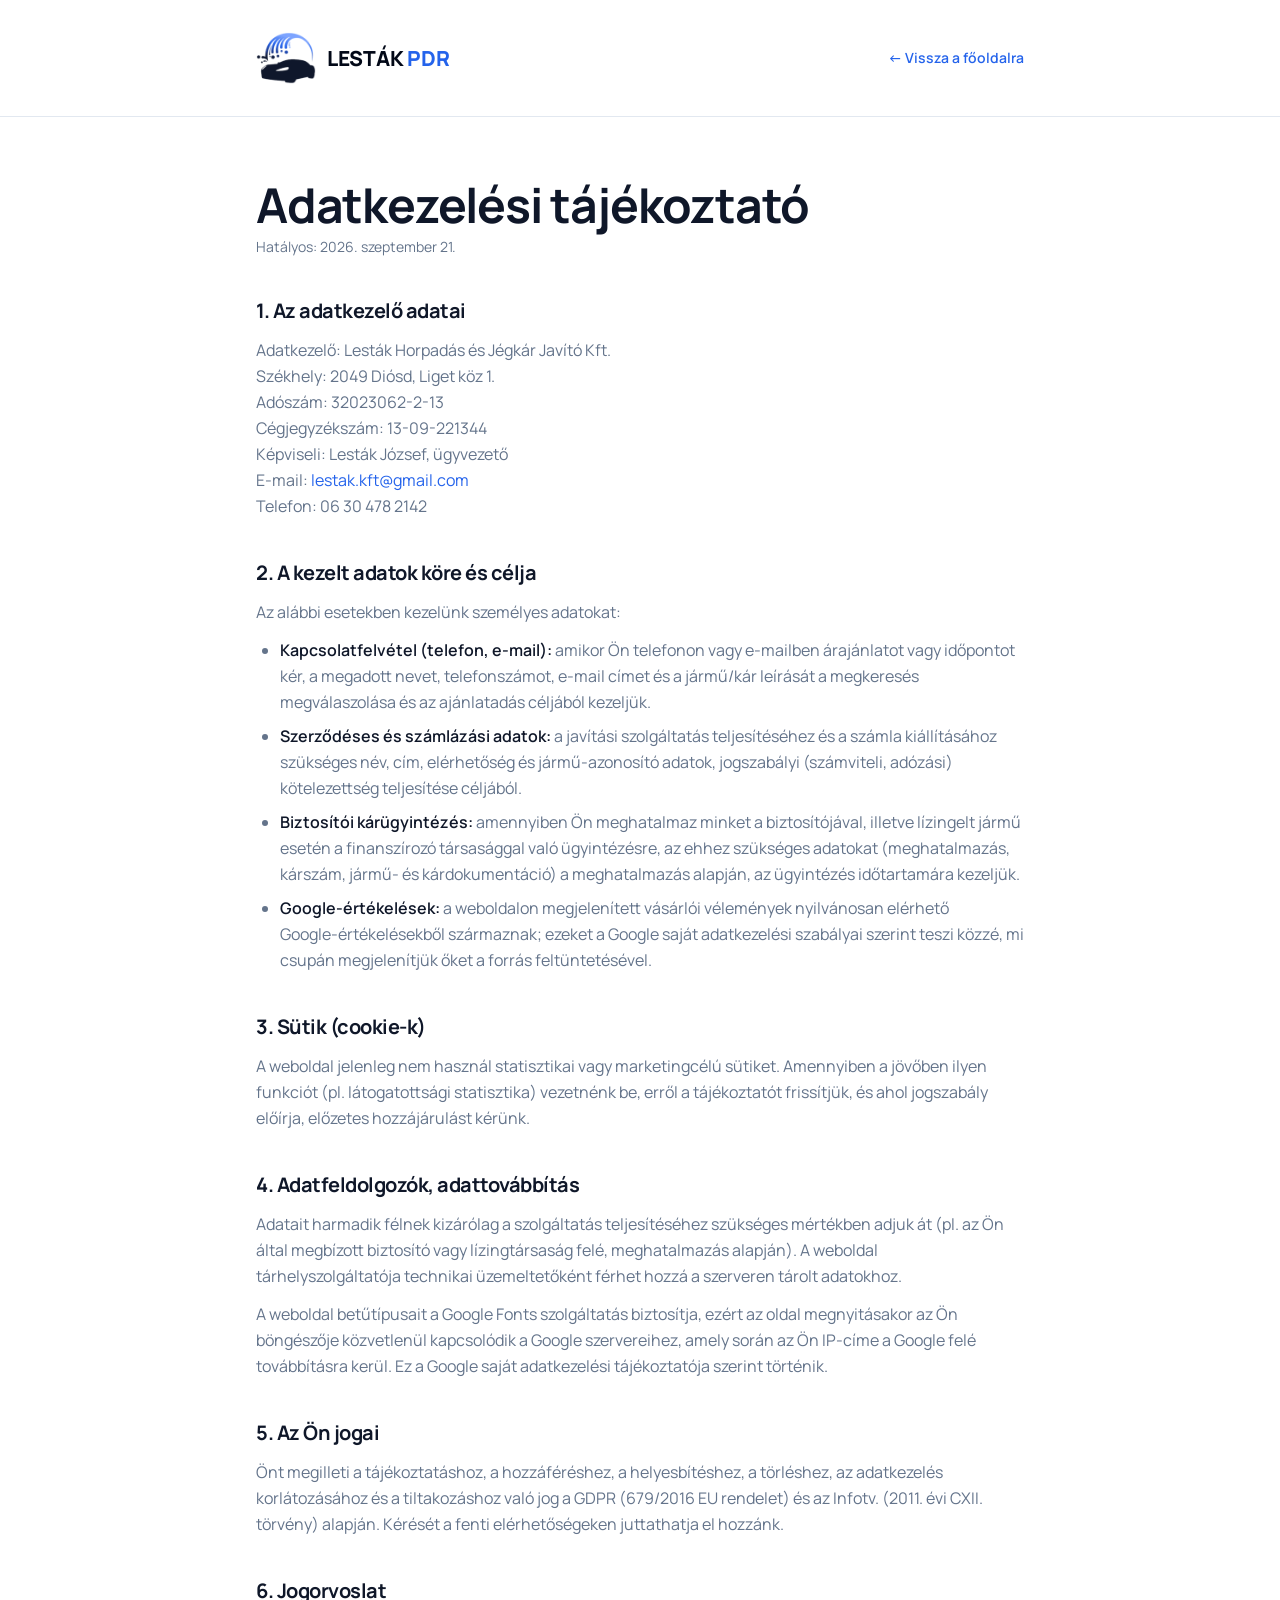
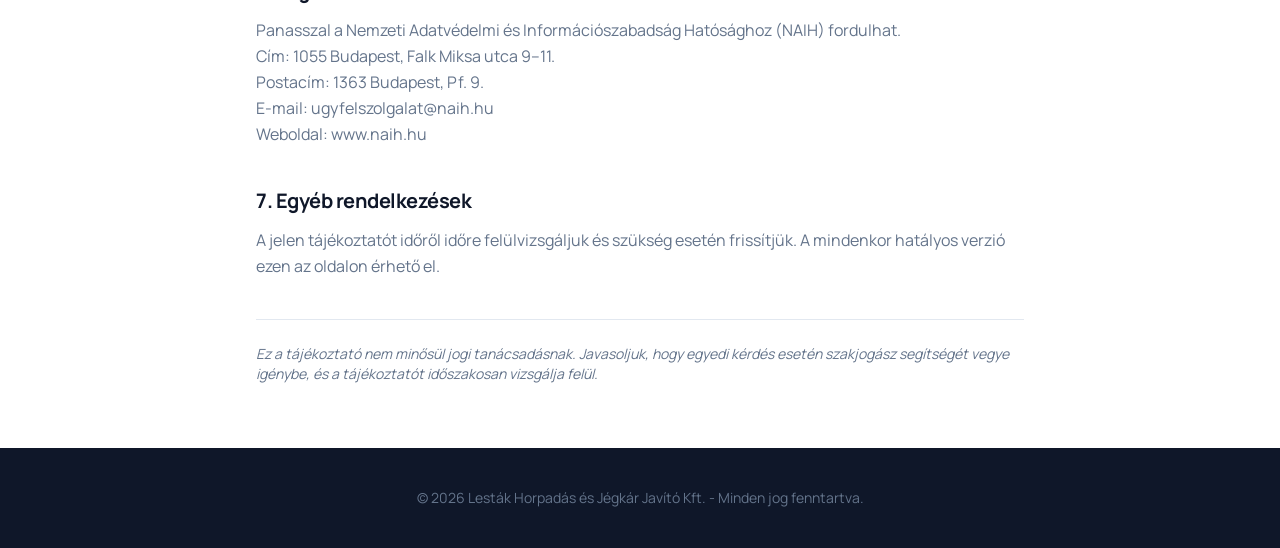
<file: adatkezelesi-tajekoztato.html>
<!doctype html>
<html lang="hu">
<head>
  <meta charset="UTF-8" />
  <link rel="icon" type="image/png" href="/favicon.png" />
  <link rel="apple-touch-icon" href="/apple-touch-icon.png" />
  <meta name="viewport" content="width=device-width, initial-scale=1.0" />
  <title>Adatkezelési tájékoztató | Lesták PDR</title>
  <meta name="robots" content="noindex" />
  <link rel="preconnect" href="https://fonts.googleapis.com">
  <link rel="preconnect" href="https://fonts.gstatic.com" crossorigin>
  <link href="https://fonts.googleapis.com/css2?family=Manrope:wght@400;500;600;700;800&display=swap" rel="stylesheet">
  <link rel="stylesheet" href="/assets/styles.css" />
</head>
<body class="min-h-screen bg-background text-foreground">

  <header class="px-6 py-8 border-b border-border">
    <div class="max-w-3xl mx-auto flex items-center justify-between">
      <a href="/" class="brand-logo brand-logo--page" aria-label="Lesták PDR – főoldal"><img class="brand-mark brand-mark--light" src="/assets/logo-mark.png" alt="" width="406" height="354" /><span class="brand-word">LESTÁK <b class="lg-b">PDR</b></span></a>
      <a href="/" class="text-sm font-semibold text-accent hover:underline">← Vissza a főoldalra</a>
    </div>
  </header>

  <main class="px-6 py-16">
    <div class="max-w-3xl mx-auto space-y-10">
      <div>
        <h1 class="text-4xl md:text-5xl font-bold font-heading tracking-tight text-primary mb-2">Adatkezelési tájékoztató</h1>
        <p class="text-muted-foreground text-sm">Hatályos: 2026. szeptember 21.</p>
      </div>

      <section class="space-y-3">
        <h2 class="text-xl font-bold font-heading text-primary">1. Az adatkezelő adatai</h2>
        <p class="text-muted-foreground leading-relaxed">
          Adatkezelő: Lesták Horpadás és Jégkár Javító Kft.<br/>
          Székhely: 2049 Diósd, Liget köz 1.<br/>
          Adószám: 32023062-2-13<br/>
          Cégjegyzékszám: 13-09-221344<br/>
          Képviseli: Lesták József, ügyvezető<br/>
          E-mail: <a class="text-accent hover:underline" href="mailto:lestak.kft@gmail.com">lestak.kft@gmail.com</a><br/>
          Telefon: 06 30 478 2142
        </p>
      </section>

      <section class="space-y-3">
        <h2 class="text-xl font-bold font-heading text-primary">2. A kezelt adatok köre és célja</h2>
        <p class="text-muted-foreground leading-relaxed">Az alábbi esetekben kezelünk személyes adatokat:</p>
        <ul class="list-disc pl-6 space-y-2 text-muted-foreground leading-relaxed">
          <li><span class="font-semibold text-primary">Kapcsolatfelvétel (telefon, e-mail):</span> amikor Ön telefonon vagy e-mailben árajánlatot vagy időpontot kér, a megadott nevet, telefonszámot, e-mail címet és a jármű/kár leírását a megkeresés megválaszolása és az ajánlatadás céljából kezeljük.</li>
          <li><span class="font-semibold text-primary">Szerződéses és számlázási adatok:</span> a javítási szolgáltatás teljesítéséhez és a számla kiállításához szükséges név, cím, elérhetőség és jármű-azonosító adatok, jogszabályi (számviteli, adózási) kötelezettség teljesítése céljából.</li>
          <li><span class="font-semibold text-primary">Biztosítói kárügyintézés:</span> amennyiben Ön meghatalmaz minket a biztosítójával, illetve lízingelt jármű esetén a finanszírozó társasággal való ügyintézésre, az ehhez szükséges adatokat (meghatalmazás, kárszám, jármű- és kárdokumentáció) a meghatalmazás alapján, az ügyintézés időtartamára kezeljük.</li>
          <li><span class="font-semibold text-primary">Google-értékelések:</span> a weboldalon megjelenített vásárlói vélemények nyilvánosan elérhető Google-értékelésekből származnak; ezeket a Google saját adatkezelési szabályai szerint teszi közzé, mi csupán megjelenítjük őket a forrás feltüntetésével.</li>
        </ul>
      </section>

      <section class="space-y-3">
        <h2 class="text-xl font-bold font-heading text-primary">3. Sütik (cookie-k)</h2>
        <p class="text-muted-foreground leading-relaxed">A weboldal jelenleg nem használ statisztikai vagy marketingcélú sütiket. Amennyiben a jövőben ilyen funkciót (pl. látogatottsági statisztika) vezetnénk be, erről a tájékoztatót frissítjük, és ahol jogszabály előírja, előzetes hozzájárulást kérünk.</p>
      </section>

      <section class="space-y-3">
        <h2 class="text-xl font-bold font-heading text-primary">4. Adatfeldolgozók, adattovábbítás</h2>
        <p class="text-muted-foreground leading-relaxed">Adatait harmadik félnek kizárólag a szolgáltatás teljesítéséhez szükséges mértékben adjuk át (pl. az Ön által megbízott biztosító vagy lízingtársaság felé, meghatalmazás alapján). A weboldal tárhelyszolgáltatója technikai üzemeltetőként férhet hozzá a szerveren tárolt adatokhoz.</p>
        <p class="text-muted-foreground leading-relaxed">A weboldal betűtípusait a Google Fonts szolgáltatás biztosítja, ezért az oldal megnyitásakor az Ön böngészője közvetlenül kapcsolódik a Google szervereihez, amely során az Ön IP-címe a Google felé továbbításra kerül. Ez a Google saját adatkezelési tájékoztatója szerint történik.</p>
      </section>

      <section class="space-y-3">
        <h2 class="text-xl font-bold font-heading text-primary">5. Az Ön jogai</h2>
        <p class="text-muted-foreground leading-relaxed">Önt megilleti a tájékoztatáshoz, a hozzáféréshez, a helyesbítéshez, a törléshez, az adatkezelés korlátozásához és a tiltakozáshoz való jog a GDPR (679/2016 EU rendelet) és az Infotv. (2011. évi CXII. törvény) alapján. Kérését a fenti elérhetőségeken juttathatja el hozzánk.</p>
      </section>

      <section class="space-y-3">
        <h2 class="text-xl font-bold font-heading text-primary">6. Jogorvoslat</h2>
        <p class="text-muted-foreground leading-relaxed">
          Panasszal a Nemzeti Adatvédelmi és Információszabadság Hatósághoz (NAIH) fordulhat.<br/>
          Cím: 1055 Budapest, Falk Miksa utca 9–11.<br/>
          Postacím: 1363 Budapest, Pf. 9.<br/>
          E-mail: ugyfelszolgalat@naih.hu<br/>
          Weboldal: www.naih.hu
        </p>
      </section>

      <section class="space-y-3">
        <h2 class="text-xl font-bold font-heading text-primary">7. Egyéb rendelkezések</h2>
        <p class="text-muted-foreground leading-relaxed">A jelen tájékoztatót időről időre felülvizsgáljuk és szükség esetén frissítjük. A mindenkor hatályos verzió ezen az oldalon érhető el.</p>
      </section>

      <p class="text-sm text-muted-foreground italic border-t border-border pt-6">
        Ez a tájékoztató nem minősül jogi tanácsadásnak. Javasoljuk, hogy egyedi kérdés esetén szakjogász segítségét vegye igénybe, és a tájékoztatót időszakosan vizsgálja felül.
      </p>
    </div>
  </main>

  <footer class="bg-primary text-primary-foreground py-10 px-6">
    <div class="max-w-3xl mx-auto text-sm text-muted-foreground text-center">
      © <span id="copyright-year">2026</span> Lesták Horpadás és Jégkár Javító Kft. - Minden jog fenntartva.
    </div>
  </footer>
  <script>document.getElementById('copyright-year').textContent = new Date().getFullYear();</script>
</body>
</html>
</file>
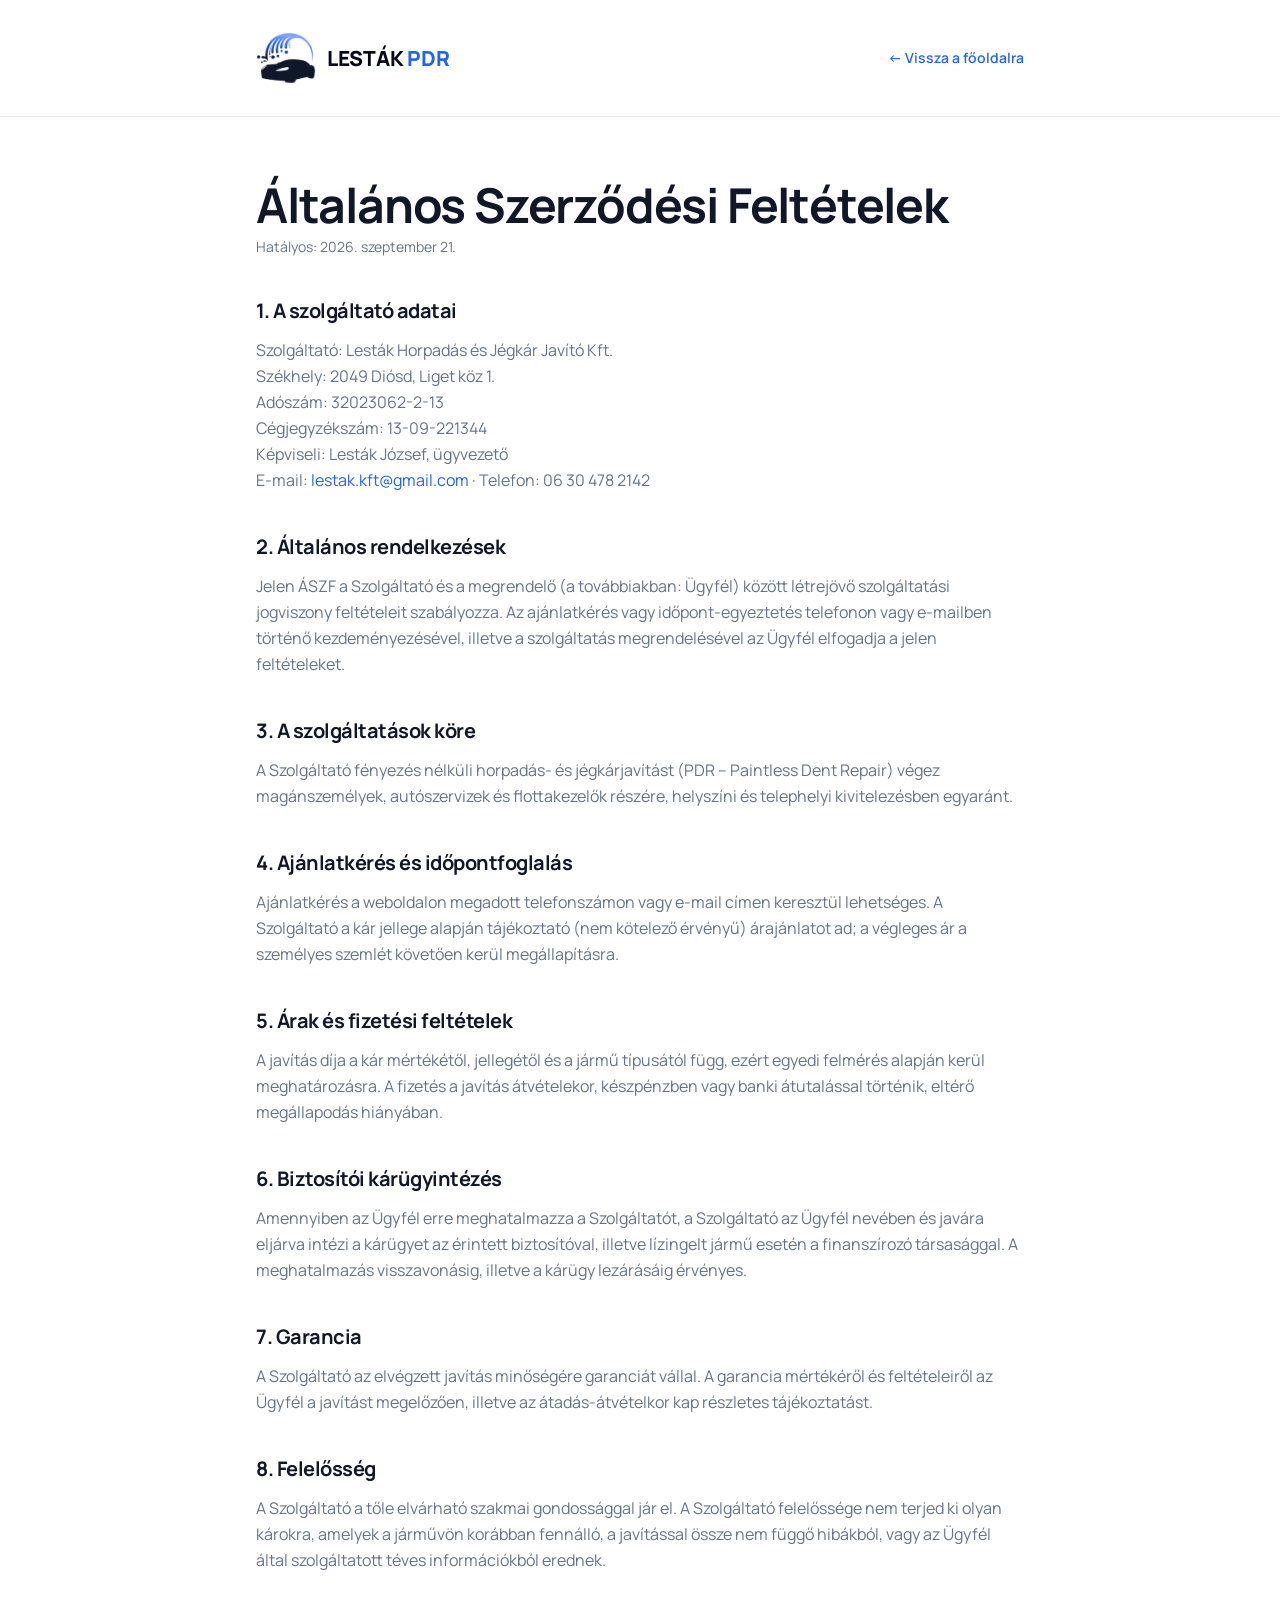
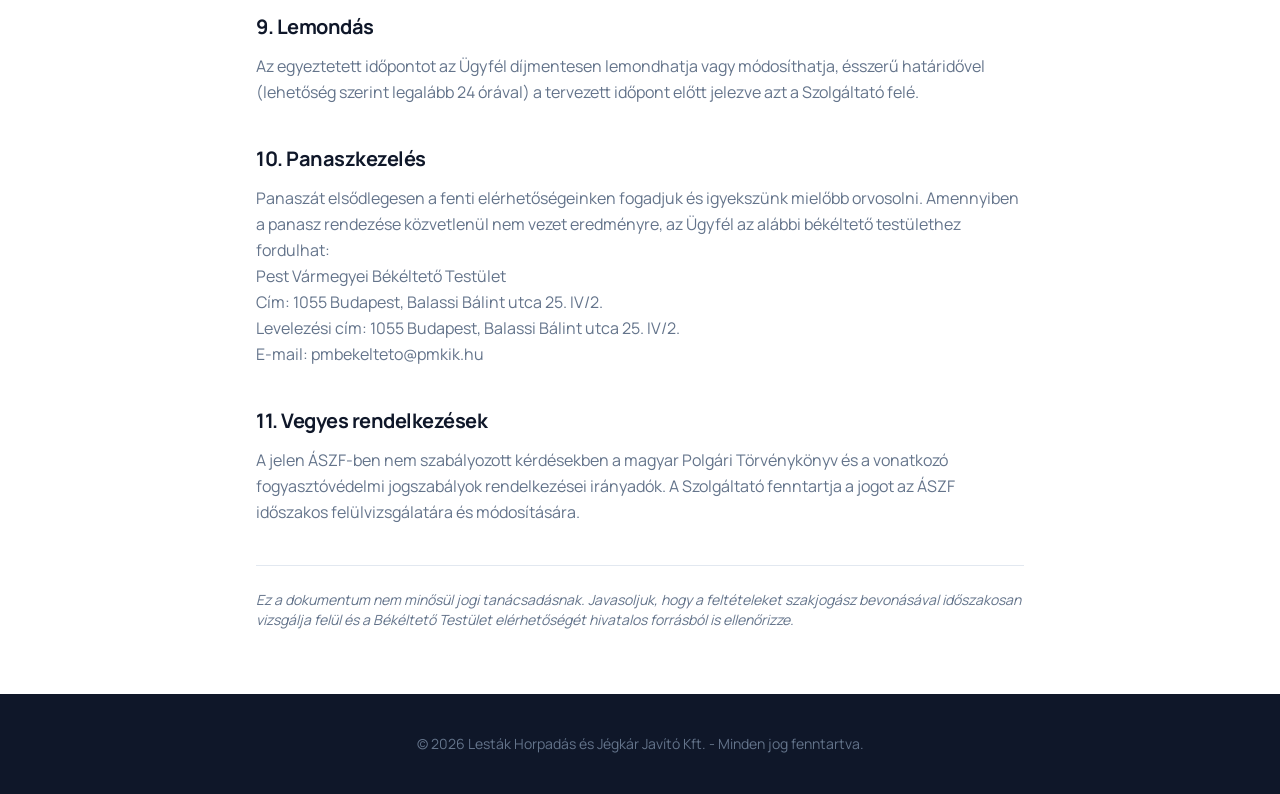
<file: aszf.html>
<!doctype html>
<html lang="hu">
<head>
  <meta charset="UTF-8" />
  <link rel="icon" type="image/png" href="/favicon.png" />
  <link rel="apple-touch-icon" href="/apple-touch-icon.png" />
  <meta name="viewport" content="width=device-width, initial-scale=1.0" />
  <title>ÁSZF | Lesták PDR</title>
  <meta name="robots" content="noindex" />
  <link rel="preconnect" href="https://fonts.googleapis.com">
  <link rel="preconnect" href="https://fonts.gstatic.com" crossorigin>
  <link href="https://fonts.googleapis.com/css2?family=Manrope:wght@400;500;600;700;800&display=swap" rel="stylesheet">
  <link rel="stylesheet" href="/assets/styles.css" />
</head>
<body class="min-h-screen bg-background text-foreground">

  <header class="px-6 py-8 border-b border-border">
    <div class="max-w-3xl mx-auto flex items-center justify-between">
      <a href="/" class="brand-logo brand-logo--page" aria-label="Lesták PDR – főoldal"><img class="brand-mark brand-mark--light" src="/assets/logo-mark.png" alt="" width="406" height="354" /><span class="brand-word">LESTÁK <b class="lg-b">PDR</b></span></a>
      <a href="/" class="text-sm font-semibold text-accent hover:underline">← Vissza a főoldalra</a>
    </div>
  </header>

  <main class="px-6 py-16">
    <div class="max-w-3xl mx-auto space-y-10">
      <div>
        <h1 class="text-4xl md:text-5xl font-bold font-heading tracking-tight text-primary mb-2">Általános Szerződési Feltételek</h1>
        <p class="text-muted-foreground text-sm">Hatályos: 2026. szeptember 21.</p>
      </div>

      <section class="space-y-3">
        <h2 class="text-xl font-bold font-heading text-primary">1. A szolgáltató adatai</h2>
        <p class="text-muted-foreground leading-relaxed">
          Szolgáltató: Lesták Horpadás és Jégkár Javító Kft.<br/>
          Székhely: 2049 Diósd, Liget köz 1.<br/>
          Adószám: 32023062-2-13<br/>
          Cégjegyzékszám: 13-09-221344<br/>
          Képviseli: Lesták József, ügyvezető<br/>
          E-mail: <a class="text-accent hover:underline" href="mailto:lestak.kft@gmail.com">lestak.kft@gmail.com</a> · Telefon: 06 30 478 2142
        </p>
      </section>

      <section class="space-y-3">
        <h2 class="text-xl font-bold font-heading text-primary">2. Általános rendelkezések</h2>
        <p class="text-muted-foreground leading-relaxed">Jelen ÁSZF a Szolgáltató és a megrendelő (a továbbiakban: Ügyfél) között létrejövő szolgáltatási jogviszony feltételeit szabályozza. Az ajánlatkérés vagy időpont-egyeztetés telefonon vagy e-mailben történő kezdeményezésével, illetve a szolgáltatás megrendelésével az Ügyfél elfogadja a jelen feltételeket.</p>
      </section>

      <section class="space-y-3">
        <h2 class="text-xl font-bold font-heading text-primary">3. A szolgáltatások köre</h2>
        <p class="text-muted-foreground leading-relaxed">A Szolgáltató fényezés nélküli horpadás- és jégkárjavítást (PDR – Paintless Dent Repair) végez magánszemélyek, autószervizek és flottakezelők részére, helyszíni és telephelyi kivitelezésben egyaránt.</p>
      </section>

      <section class="space-y-3">
        <h2 class="text-xl font-bold font-heading text-primary">4. Ajánlatkérés és időpontfoglalás</h2>
        <p class="text-muted-foreground leading-relaxed">Ajánlatkérés a weboldalon megadott telefonszámon vagy e-mail címen keresztül lehetséges. A Szolgáltató a kár jellege alapján tájékoztató (nem kötelező érvényű) árajánlatot ad; a végleges ár a személyes szemlét követően kerül megállapításra.</p>
      </section>

      <section class="space-y-3">
        <h2 class="text-xl font-bold font-heading text-primary">5. Árak és fizetési feltételek</h2>
        <p class="text-muted-foreground leading-relaxed">A javítás díja a kár mértékétől, jellegétől és a jármű típusától függ, ezért egyedi felmérés alapján kerül meghatározásra. A fizetés a javítás átvételekor, készpénzben vagy banki átutalással történik, eltérő megállapodás hiányában.</p>
      </section>

      <section class="space-y-3">
        <h2 class="text-xl font-bold font-heading text-primary">6. Biztosítói kárügyintézés</h2>
        <p class="text-muted-foreground leading-relaxed">Amennyiben az Ügyfél erre meghatalmazza a Szolgáltatót, a Szolgáltató az Ügyfél nevében és javára eljárva intézi a kárügyet az érintett biztosítóval, illetve lízingelt jármű esetén a finanszírozó társasággal. A meghatalmazás visszavonásig, illetve a kárügy lezárásáig érvényes.</p>
      </section>

      <section class="space-y-3">
        <h2 class="text-xl font-bold font-heading text-primary">7. Garancia</h2>
        <p class="text-muted-foreground leading-relaxed">A Szolgáltató az elvégzett javítás minőségére garanciát vállal. A garancia mértékéről és feltételeiről az Ügyfél a javítást megelőzően, illetve az átadás-átvételkor kap részletes tájékoztatást.</p>
      </section>

      <section class="space-y-3">
        <h2 class="text-xl font-bold font-heading text-primary">8. Felelősség</h2>
        <p class="text-muted-foreground leading-relaxed">A Szolgáltató a tőle elvárható szakmai gondossággal jár el. A Szolgáltató felelőssége nem terjed ki olyan károkra, amelyek a járművön korábban fennálló, a javítással össze nem függő hibákból, vagy az Ügyfél által szolgáltatott téves információkból erednek.</p>
      </section>

      <section class="space-y-3">
        <h2 class="text-xl font-bold font-heading text-primary">9. Lemondás</h2>
        <p class="text-muted-foreground leading-relaxed">Az egyeztetett időpontot az Ügyfél díjmentesen lemondhatja vagy módosíthatja, ésszerű határidővel (lehetőség szerint legalább 24 órával) a tervezett időpont előtt jelezve azt a Szolgáltató felé.</p>
      </section>

      <section class="space-y-3">
        <h2 class="text-xl font-bold font-heading text-primary">10. Panaszkezelés</h2>
        <p class="text-muted-foreground leading-relaxed">
          Panaszát elsődlegesen a fenti elérhetőségeinken fogadjuk és igyekszünk mielőbb orvosolni. Amennyiben a panasz rendezése közvetlenül nem vezet eredményre, az Ügyfél az alábbi békéltető testülethez fordulhat:<br/>
          Pest Vármegyei Békéltető Testület<br/>
          Cím: 1055 Budapest, Balassi Bálint utca 25. IV/2.<br/>
          Levelezési cím: 1055 Budapest, Balassi Bálint utca 25. IV/2.<br/>
          E-mail: pmbekelteto@pmkik.hu
        </p>
      </section>

      <section class="space-y-3">
        <h2 class="text-xl font-bold font-heading text-primary">11. Vegyes rendelkezések</h2>
        <p class="text-muted-foreground leading-relaxed">A jelen ÁSZF-ben nem szabályozott kérdésekben a magyar Polgári Törvénykönyv és a vonatkozó fogyasztóvédelmi jogszabályok rendelkezései irányadók. A Szolgáltató fenntartja a jogot az ÁSZF időszakos felülvizsgálatára és módosítására.</p>
      </section>

      <p class="text-sm text-muted-foreground italic border-t border-border pt-6">
        Ez a dokumentum nem minősül jogi tanácsadásnak. Javasoljuk, hogy a feltételeket szakjogász bevonásával időszakosan vizsgálja felül és a Békéltető Testület elérhetőségét hivatalos forrásból is ellenőrizze.
      </p>
    </div>
  </main>

  <footer class="bg-primary text-primary-foreground py-10 px-6">
    <div class="max-w-3xl mx-auto text-sm text-muted-foreground text-center">
      © <span id="copyright-year">2026</span> Lesták Horpadás és Jégkár Javító Kft. - Minden jog fenntartva.
    </div>
  </footer>
  <script>document.getElementById('copyright-year').textContent = new Date().getFullYear();</script>
</body>
</html>
</file>
<file: assets/styles.css>
/*! tailwindcss v4.3.3 | MIT License | https://tailwindcss.com */
@layer properties{@supports (((-webkit-hyphens:none)) and (not (margin-trim:inline))) or ((-moz-orient:inline) and (not (color:rgb(from red r g b)))){*,:before,:after,::backdrop{--tw-translate-x:0;--tw-translate-y:0;--tw-translate-z:0;--tw-space-y-reverse:0;--tw-border-style:solid;--tw-gradient-position:initial;--tw-gradient-from:#0000;--tw-gradient-via:#0000;--tw-gradient-to:#0000;--tw-gradient-stops:initial;--tw-gradient-via-stops:initial;--tw-gradient-from-position:0%;--tw-gradient-via-position:50%;--tw-gradient-to-position:100%;--tw-leading:initial;--tw-font-weight:initial;--tw-tracking:initial;--tw-shadow:0 0 #0000;--tw-shadow-color:initial;--tw-shadow-alpha:100%;--tw-inset-shadow:0 0 #0000;--tw-inset-shadow-color:initial;--tw-inset-shadow-alpha:100%;--tw-ring-color:initial;--tw-ring-shadow:0 0 #0000;--tw-inset-ring-color:initial;--tw-inset-ring-shadow:0 0 #0000;--tw-ring-inset:initial;--tw-ring-offset-width:0px;--tw-ring-offset-color:#fff;--tw-ring-offset-shadow:0 0 #0000;--tw-backdrop-blur:initial;--tw-backdrop-brightness:initial;--tw-backdrop-contrast:initial;--tw-backdrop-grayscale:initial;--tw-backdrop-hue-rotate:initial;--tw-backdrop-invert:initial;--tw-backdrop-opacity:initial;--tw-backdrop-saturate:initial;--tw-backdrop-sepia:initial;--tw-duration:initial;--tw-ease:initial;--tw-scale-x:1;--tw-scale-y:1;--tw-scale-z:1}}}@layer theme{:root,:host{--font-sans:"Manrope", ui-sans-serif, system-ui, sans-serif;--font-mono:ui-monospace, SFMono-Regular, Menlo, Monaco, Consolas, "Liberation Mono", "Courier New", monospace;--color-yellow-400:oklch(85.2% .199 91.936);--color-green-500:oklch(72.3% .219 149.579);--color-green-600:oklch(62.7% .194 149.214);--color-black:#000;--color-white:#fff;--spacing:.25rem;--container-2xl:42rem;--container-3xl:48rem;--container-4xl:56rem;--container-5xl:64rem;--container-6xl:72rem;--container-7xl:80rem;--text-xs:.75rem;--text-xs--line-height:calc(1 / .75);--text-sm:.875rem;--text-sm--line-height:calc(1.25 / .875);--text-base:1rem;--text-base--line-height:calc(1.5 / 1);--text-lg:1.125rem;--text-lg--line-height:calc(1.75 / 1.125);--text-xl:1.25rem;--text-xl--line-height:calc(1.75 / 1.25);--text-2xl:1.5rem;--text-2xl--line-height:calc(2 / 1.5);--text-4xl:2.25rem;--text-4xl--line-height:calc(2.5 / 2.25);--text-5xl:3rem;--text-5xl--line-height:1;--font-weight-medium:500;--font-weight-semibold:600;--font-weight-bold:700;--tracking-tight:-.025em;--tracking-wider:.05em;--tracking-widest:.1em;--leading-snug:1.375;--leading-relaxed:1.625;--radius-xl:.75rem;--radius-2xl:1rem;--radius-3xl:1.5rem;--ease-in-out:cubic-bezier(.4, 0, .2, 1);--blur-sm:8px;--blur-md:12px;--blur-xl:24px;--blur-2xl:40px;--aspect-video:16 / 9;--default-transition-duration:.15s;--default-transition-timing-function:cubic-bezier(.4, 0, .2, 1);--default-font-family:var(--font-sans);--default-mono-font-family:var(--font-mono);--color-border:hsl(var(--border));--color-background:hsl(var(--background));--color-foreground:hsl(var(--foreground));--color-primary:hsl(var(--primary));--color-primary-foreground:hsl(var(--primary-foreground));--color-secondary:hsl(var(--secondary));--color-muted:hsl(var(--muted));--color-muted-foreground:hsl(var(--muted-foreground));--color-accent:hsl(var(--accent));--font-heading:"Manrope", ui-sans-serif, system-ui, sans-serif}}@layer base{*,:after,:before,::backdrop{box-sizing:border-box;border:0 solid;margin:0;padding:0}::file-selector-button{box-sizing:border-box;border:0 solid;margin:0;padding:0}html,:host{-webkit-text-size-adjust:100%;tab-size:4;line-height:1.5;font-family:var(--default-font-family,-apple-system, BlinkMacSystemFont, "Segoe UI", Roboto, "Helvetica Neue", "Noto Sans", Arial, sans-serif, "Apple Color Emoji", "Segoe UI Emoji", "Segoe UI Symbol", "Noto Color Emoji");font-feature-settings:var(--default-font-feature-settings,normal);font-variation-settings:var(--default-font-variation-settings,normal);-webkit-tap-highlight-color:transparent}hr{height:0;color:inherit;border-top-width:1px}abbr:where([title]){-webkit-text-decoration:underline dotted;text-decoration:underline dotted}h1,h2,h3,h4,h5,h6{font-size:inherit;font-weight:inherit}a{color:inherit;-webkit-text-decoration:inherit;-webkit-text-decoration:inherit;-webkit-text-decoration:inherit;text-decoration:inherit}b,strong{font-weight:bolder}code,kbd,samp,pre{font-family:var(--default-mono-font-family,ui-monospace, SFMono-Regular, Menlo, Monaco, Consolas, "Liberation Mono", "Courier New", monospace);font-feature-settings:var(--default-mono-font-feature-settings,normal);font-variation-settings:var(--default-mono-font-variation-settings,normal);font-size:1em}small{font-size:80%}sub,sup{vertical-align:baseline;font-size:75%;line-height:0;position:relative}sub{bottom:-.25em}sup{top:-.5em}table{text-indent:0;border-color:inherit;border-collapse:collapse}:-moz-focusring:where(:not(iframe)){outline:auto}progress{vertical-align:baseline}summary{display:list-item}ol,ul,menu{list-style:none}img,svg,video,canvas,audio,iframe,embed,object{vertical-align:middle;display:block}img,video{max-width:100%;height:auto}button,input,select,optgroup,textarea{font:inherit;font-feature-settings:inherit;font-variation-settings:inherit;letter-spacing:inherit;color:inherit;opacity:1;background-color:#0000;border-radius:0}::file-selector-button{font:inherit;font-feature-settings:inherit;font-variation-settings:inherit;letter-spacing:inherit;color:inherit;opacity:1;background-color:#0000;border-radius:0}:where(select:is([multiple],[size])) optgroup{font-weight:bolder}:where(select:is([multiple],[size])) optgroup option{padding-inline-start:20px}::file-selector-button{margin-inline-end:4px}::placeholder{opacity:1}@supports (not ((-webkit-appearance:-apple-pay-button))) or (contain-intrinsic-size:1px){::placeholder{color:currentColor}@supports (color:color-mix(in lab, red, red)){::placeholder{color:color-mix(in oklab, currentcolor 50%, transparent)}}}textarea{resize:vertical}::-webkit-search-decoration{-webkit-appearance:none}::-webkit-date-and-time-value{min-height:1lh;text-align:inherit}::-webkit-datetime-edit{display:inline-flex}::-webkit-datetime-edit-fields-wrapper{padding:0}::-webkit-datetime-edit{padding-block:0}::-webkit-datetime-edit-year-field{padding-block:0}::-webkit-datetime-edit-month-field{padding-block:0}::-webkit-datetime-edit-day-field{padding-block:0}::-webkit-datetime-edit-hour-field{padding-block:0}::-webkit-datetime-edit-minute-field{padding-block:0}::-webkit-datetime-edit-second-field{padding-block:0}::-webkit-datetime-edit-millisecond-field{padding-block:0}::-webkit-datetime-edit-meridiem-field{padding-block:0}::-webkit-calendar-picker-indicator{line-height:1}:-moz-ui-invalid{box-shadow:none}button,input:where([type=button],[type=reset],[type=submit]){appearance:button}::file-selector-button{appearance:button}::-webkit-inner-spin-button{height:auto}::-webkit-outer-spin-button{height:auto}[hidden]:where(:not([hidden=until-found])){display:none!important}*{border-color:hsl(var(--border))}html{scroll-behavior:smooth;scroll-padding-top:90px}body{font-family:var(--font-sans);background-color:hsl(var(--background));color:hsl(var(--foreground))}h1,h2,h3,h4,h5,h6{font-family:var(--font-heading);letter-spacing:-.025em;font-weight:700}}@layer components{.btn{justify-content:center;align-items:center;gap:calc(var(--spacing) * 2);border-radius:var(--radius-xl);--tw-font-weight:var(--font-weight-bold);font-weight:var(--font-weight-bold);white-space:nowrap;transition-property:all;transition-timing-function:var(--tw-ease,var(--default-transition-timing-function));transition-duration:var(--tw-duration,var(--default-transition-duration));--tw-duration:.2s;transition-duration:.2s;display:inline-flex}.btn-lg{padding-inline:calc(var(--spacing) * 10);padding-block:calc(var(--spacing) * 7);font-size:var(--text-lg);line-height:var(--tw-leading,var(--text-lg--line-height))}.btn-md{padding-inline:calc(var(--spacing) * 8);padding-block:calc(var(--spacing) * 6);font-size:var(--text-base);line-height:var(--tw-leading,var(--text-base--line-height))}.btn-sm{height:calc(var(--spacing) * 10);padding-inline:calc(var(--spacing) * 6);font-size:var(--text-sm);line-height:var(--tw-leading,var(--text-sm--line-height))}.btn-primary{background-color:var(--color-accent);color:var(--color-white);--tw-shadow:0 10px 15px -3px var(--tw-shadow-color,#0000001a), 0 4px 6px -4px var(--tw-shadow-color,#0000001a);box-shadow:var(--tw-inset-shadow), var(--tw-inset-ring-shadow), var(--tw-ring-offset-shadow), var(--tw-ring-shadow), var(--tw-shadow);--tw-shadow-color:color-mix(in srgb, hsl(var(--accent)) 20%, transparent)}@supports (color:color-mix(in lab, red, red)){.btn-primary{--tw-shadow-color:color-mix(in oklab, color-mix(in oklab, var(--color-accent) 20%, transparent) var(--tw-shadow-alpha), transparent)}}@media (hover:hover){.btn-primary:hover{background-color:color-mix(in srgb, hsl(var(--accent)) 90%, transparent)}@supports (color:color-mix(in lab, red, red)){.btn-primary:hover{background-color:color-mix(in oklab, var(--color-accent) 90%, transparent)}}}.btn-outline{border-style:var(--tw-border-style);border-width:1px;border-color:color-mix(in srgb, hsl(var(--primary)) 20%, transparent)}@supports (color:color-mix(in lab, red, red)){.btn-outline{border-color:color-mix(in oklab, var(--color-primary) 20%, transparent)}}.btn-outline{color:var(--color-primary)}@media (hover:hover){.btn-outline:hover{background-color:color-mix(in srgb, hsl(var(--primary)) 5%, transparent)}@supports (color:color-mix(in lab, red, red)){.btn-outline:hover{background-color:color-mix(in oklab, var(--color-primary) 5%, transparent)}}}.btn-outline-accent{border-style:var(--tw-border-style);border-width:1px;border-color:var(--color-accent);color:var(--color-accent)}@media (hover:hover){.btn-outline-accent:hover{background-color:var(--color-accent);color:var(--color-white)}}.btn-ghost{border-style:var(--tw-border-style);border-width:1px;border-color:#ffffff4d}@supports (color:color-mix(in lab, red, red)){.btn-ghost{border-color:color-mix(in oklab, var(--color-white) 30%, transparent)}}.btn-ghost{background-color:color-mix(in srgb, hsl(var(--primary)) 70%, transparent)}@supports (color:color-mix(in lab, red, red)){.btn-ghost{background-color:color-mix(in oklab, var(--color-primary) 70%, transparent)}}.btn-ghost{color:var(--color-white);--tw-backdrop-blur:blur(var(--blur-sm));-webkit-backdrop-filter:var(--tw-backdrop-blur,) var(--tw-backdrop-brightness,) var(--tw-backdrop-contrast,) var(--tw-backdrop-grayscale,) var(--tw-backdrop-hue-rotate,) var(--tw-backdrop-invert,) var(--tw-backdrop-opacity,) var(--tw-backdrop-saturate,) var(--tw-backdrop-sepia,);backdrop-filter:var(--tw-backdrop-blur,) var(--tw-backdrop-brightness,) var(--tw-backdrop-contrast,) var(--tw-backdrop-grayscale,) var(--tw-backdrop-hue-rotate,) var(--tw-backdrop-invert,) var(--tw-backdrop-opacity,) var(--tw-backdrop-saturate,) var(--tw-backdrop-sepia,)}@media (hover:hover){.btn-ghost:hover{background-color:color-mix(in srgb, hsl(var(--primary)) 80%, transparent)}@supports (color:color-mix(in lab, red, red)){.btn-ghost:hover{background-color:color-mix(in oklab, var(--color-primary) 80%, transparent)}}}}@layer utilities{.absolute{position:absolute}.fixed{position:fixed}.relative{position:relative}.inset-0{inset:0}.top-0{top:0}.top-6{top:calc(var(--spacing) * 6)}.top-\[72px\]{top:72px}.right-0{right:0}.right-6{right:calc(var(--spacing) * 6)}.bottom-6{bottom:calc(var(--spacing) * 6)}.left-0{left:0}.left-6{left:calc(var(--spacing) * 6)}.z-40{z-index:40}.z-50{z-index:50}.mx-auto{margin-inline:auto}.mt-1{margin-top:var(--spacing)}.mt-8{margin-top:calc(var(--spacing) * 8)}.mt-10{margin-top:calc(var(--spacing) * 10)}.mt-12{margin-top:calc(var(--spacing) * 12)}.mt-auto{margin-top:auto}.mr-2{margin-right:calc(var(--spacing) * 2)}.mb-1{margin-bottom:var(--spacing)}.mb-2{margin-bottom:calc(var(--spacing) * 2)}.mb-4{margin-bottom:calc(var(--spacing) * 4)}.mb-6{margin-bottom:calc(var(--spacing) * 6)}.mb-8{margin-bottom:calc(var(--spacing) * 8)}.mb-10{margin-bottom:calc(var(--spacing) * 10)}.mb-12{margin-bottom:calc(var(--spacing) * 12)}.mb-14{margin-bottom:calc(var(--spacing) * 14)}.mb-16{margin-bottom:calc(var(--spacing) * 16)}.ml-1{margin-left:var(--spacing)}.ml-2{margin-left:calc(var(--spacing) * 2)}.block{display:block}.flex{display:flex}.grid{display:grid}.hidden{display:none}.inline-block{display:inline-block}.inline-flex{display:inline-flex}.aspect-\[4\/3\]{aspect-ratio:4/3}.aspect-\[4\/5\]{aspect-ratio:4/5}.aspect-square{aspect-ratio:1}.aspect-video{aspect-ratio:var(--aspect-video)}.h-4{height:calc(var(--spacing) * 4)}.h-5{height:calc(var(--spacing) * 5)}.h-6{height:calc(var(--spacing) * 6)}.h-8{height:calc(var(--spacing) * 8)}.h-10{height:calc(var(--spacing) * 10)}.h-14{height:calc(var(--spacing) * 14)}.h-48{height:calc(var(--spacing) * 48)}.h-auto{height:auto}.h-fit{height:fit-content}.h-full{height:100%}.min-h-screen{min-height:100vh}.w-4{width:calc(var(--spacing) * 4)}.w-5{width:calc(var(--spacing) * 5)}.w-6{width:calc(var(--spacing) * 6)}.w-8{width:calc(var(--spacing) * 8)}.w-10{width:calc(var(--spacing) * 10)}.w-14{width:calc(var(--spacing) * 14)}.w-full{width:100%}.max-w-2xl{max-width:var(--container-2xl)}.max-w-3xl{max-width:var(--container-3xl)}.max-w-4xl{max-width:var(--container-4xl)}.max-w-5xl{max-width:var(--container-5xl)}.max-w-6xl{max-width:var(--container-6xl)}.max-w-7xl{max-width:var(--container-7xl)}.shrink-0{flex-shrink:0}.translate-x-0{--tw-translate-x:0px;translate:var(--tw-translate-x) var(--tw-translate-y)}.translate-x-full{--tw-translate-x:100%;translate:var(--tw-translate-x) var(--tw-translate-y)}.cursor-pointer{cursor:pointer}.cursor-zoom-in{cursor:zoom-in}.list-disc{list-style-type:disc}.grid-cols-1{grid-template-columns:repeat(1,minmax(0,1fr))}.grid-cols-2{grid-template-columns:repeat(2,minmax(0,1fr))}.flex-col{flex-direction:column}.flex-wrap{flex-wrap:wrap}.items-center{align-items:center}.items-end{align-items:flex-end}.items-start{align-items:flex-start}.justify-between{justify-content:space-between}.justify-center{justify-content:center}.gap-0\.5{gap:calc(var(--spacing) * .5)}.gap-1{gap:var(--spacing)}.gap-2{gap:calc(var(--spacing) * 2)}.gap-3{gap:calc(var(--spacing) * 3)}.gap-4{gap:calc(var(--spacing) * 4)}.gap-6{gap:calc(var(--spacing) * 6)}.gap-8{gap:calc(var(--spacing) * 8)}.gap-12{gap:calc(var(--spacing) * 12)}.gap-16{gap:calc(var(--spacing) * 16)}:where(.space-y-2>:not(:last-child)){--tw-space-y-reverse:0;margin-block-start:calc(calc(var(--spacing) * 2) * var(--tw-space-y-reverse));margin-block-end:calc(calc(var(--spacing) * 2) * calc(1 - var(--tw-space-y-reverse)))}:where(.space-y-3>:not(:last-child)){--tw-space-y-reverse:0;margin-block-start:calc(calc(var(--spacing) * 3) * var(--tw-space-y-reverse));margin-block-end:calc(calc(var(--spacing) * 3) * calc(1 - var(--tw-space-y-reverse)))}:where(.space-y-4>:not(:last-child)){--tw-space-y-reverse:0;margin-block-start:calc(calc(var(--spacing) * 4) * var(--tw-space-y-reverse));margin-block-end:calc(calc(var(--spacing) * 4) * calc(1 - var(--tw-space-y-reverse)))}:where(.space-y-6>:not(:last-child)){--tw-space-y-reverse:0;margin-block-start:calc(calc(var(--spacing) * 6) * var(--tw-space-y-reverse));margin-block-end:calc(calc(var(--spacing) * 6) * calc(1 - var(--tw-space-y-reverse)))}:where(.space-y-8>:not(:last-child)){--tw-space-y-reverse:0;margin-block-start:calc(calc(var(--spacing) * 8) * var(--tw-space-y-reverse));margin-block-end:calc(calc(var(--spacing) * 8) * calc(1 - var(--tw-space-y-reverse)))}:where(.space-y-10>:not(:last-child)){--tw-space-y-reverse:0;margin-block-start:calc(calc(var(--spacing) * 10) * var(--tw-space-y-reverse));margin-block-end:calc(calc(var(--spacing) * 10) * calc(1 - var(--tw-space-y-reverse)))}.overflow-hidden{overflow:hidden}.overflow-y-auto{overflow-y:auto}.rounded{border-radius:.25rem}.rounded-2xl{border-radius:var(--radius-2xl)}.rounded-3xl{border-radius:var(--radius-3xl)}.rounded-full{border-radius:3.40282e38px}.border{border-style:var(--tw-border-style);border-width:1px}.border-t{border-top-style:var(--tw-border-style);border-top-width:1px}.border-b{border-bottom-style:var(--tw-border-style);border-bottom-width:1px}.border-l{border-left-style:var(--tw-border-style);border-left-width:1px}.border-none{--tw-border-style:none;border-style:none}.border-accent\/10{border-color:color-mix(in srgb, hsl(var(--accent)) 10%, transparent)}@supports (color:color-mix(in lab, red, red)){.border-accent\/10{border-color:color-mix(in oklab, var(--color-accent) 10%, transparent)}}.border-border{border-color:var(--color-border)}.border-border\/50{border-color:color-mix(in srgb, hsl(var(--border)) 50%, transparent)}@supports (color:color-mix(in lab, red, red)){.border-border\/50{border-color:color-mix(in oklab, var(--color-border) 50%, transparent)}}.border-green-500\/20{border-color:#00c75833}@supports (color:color-mix(in lab, red, red)){.border-green-500\/20{border-color:color-mix(in oklab, var(--color-green-500) 20%, transparent)}}.border-white\/10{border-color:#ffffff1a}@supports (color:color-mix(in lab, red, red)){.border-white\/10{border-color:color-mix(in oklab, var(--color-white) 10%, transparent)}}.border-white\/20{border-color:#fff3}@supports (color:color-mix(in lab, red, red)){.border-white\/20{border-color:color-mix(in oklab, var(--color-white) 20%, transparent)}}.bg-accent{background-color:var(--color-accent)}.bg-accent\/10{background-color:color-mix(in srgb, hsl(var(--accent)) 10%, transparent)}@supports (color:color-mix(in lab, red, red)){.bg-accent\/10{background-color:color-mix(in oklab, var(--color-accent) 10%, transparent)}}.bg-accent\/20{background-color:color-mix(in srgb, hsl(var(--accent)) 20%, transparent)}@supports (color:color-mix(in lab, red, red)){.bg-accent\/20{background-color:color-mix(in oklab, var(--color-accent) 20%, transparent)}}.bg-background{background-color:var(--color-background)}.bg-background\/80{background-color:color-mix(in srgb, hsl(var(--background)) 80%, transparent)}@supports (color:color-mix(in lab, red, red)){.bg-background\/80{background-color:color-mix(in oklab, var(--color-background) 80%, transparent)}}.bg-background\/98{background-color:color-mix(in srgb, hsl(var(--background)) 98%, transparent)}@supports (color:color-mix(in lab, red, red)){.bg-background\/98{background-color:color-mix(in oklab, var(--color-background) 98%, transparent)}}.bg-black\/70{background-color:#000000b3}@supports (color:color-mix(in lab, red, red)){.bg-black\/70{background-color:color-mix(in oklab, var(--color-black) 70%, transparent)}}.bg-green-500\/10{background-color:#00c7581a}@supports (color:color-mix(in lab, red, red)){.bg-green-500\/10{background-color:color-mix(in oklab, var(--color-green-500) 10%, transparent)}}.bg-muted{background-color:var(--color-muted)}.bg-primary{background-color:var(--color-primary)}.bg-primary\/40{background-color:color-mix(in srgb, hsl(var(--primary)) 40%, transparent)}@supports (color:color-mix(in lab, red, red)){.bg-primary\/40{background-color:color-mix(in oklab, var(--color-primary) 40%, transparent)}}.bg-secondary{background-color:var(--color-secondary)}.bg-transparent{background-color:#0000}.bg-white{background-color:var(--color-white)}.bg-white\/10{background-color:#ffffff1a}@supports (color:color-mix(in lab, red, red)){.bg-white\/10{background-color:color-mix(in oklab, var(--color-white) 10%, transparent)}}.bg-white\/90{background-color:#ffffffe6}@supports (color:color-mix(in lab, red, red)){.bg-white\/90{background-color:color-mix(in oklab, var(--color-white) 90%, transparent)}}.bg-gradient-to-t{--tw-gradient-position:to top in oklab;background-image:linear-gradient(var(--tw-gradient-stops))}.from-primary\/90{--tw-gradient-from:color-mix(in srgb, hsl(var(--primary)) 90%, transparent)}@supports (color:color-mix(in lab, red, red)){.from-primary\/90{--tw-gradient-from:color-mix(in oklab, var(--color-primary) 90%, transparent)}}.from-primary\/90{--tw-gradient-stops:var(--tw-gradient-via-stops,var(--tw-gradient-position), var(--tw-gradient-from) var(--tw-gradient-from-position), var(--tw-gradient-to) var(--tw-gradient-to-position))}.via-primary\/40{--tw-gradient-via:color-mix(in srgb, hsl(var(--primary)) 40%, transparent)}@supports (color:color-mix(in lab, red, red)){.via-primary\/40{--tw-gradient-via:color-mix(in oklab, var(--color-primary) 40%, transparent)}}.via-primary\/40{--tw-gradient-via-stops:var(--tw-gradient-position), var(--tw-gradient-from) var(--tw-gradient-from-position), var(--tw-gradient-via) var(--tw-gradient-via-position), var(--tw-gradient-to) var(--tw-gradient-to-position);--tw-gradient-stops:var(--tw-gradient-via-stops)}.to-transparent{--tw-gradient-to:transparent;--tw-gradient-stops:var(--tw-gradient-via-stops,var(--tw-gradient-position), var(--tw-gradient-from) var(--tw-gradient-from-position), var(--tw-gradient-to) var(--tw-gradient-to-position))}.object-contain{object-fit:contain}.object-cover{object-fit:cover}.p-0{padding:0}.p-2{padding:calc(var(--spacing) * 2)}.p-2\.5{padding:calc(var(--spacing) * 2.5)}.p-3{padding:calc(var(--spacing) * 3)}.p-4{padding:calc(var(--spacing) * 4)}.p-6{padding:calc(var(--spacing) * 6)}.p-8{padding:calc(var(--spacing) * 8)}.px-4{padding-inline:calc(var(--spacing) * 4)}.px-5{padding-inline:calc(var(--spacing) * 5)}.px-6{padding-inline:calc(var(--spacing) * 6)}.py-1{padding-block:var(--spacing)}.py-1\.5{padding-block:calc(var(--spacing) * 1.5)}.py-2{padding-block:calc(var(--spacing) * 2)}.py-3{padding-block:calc(var(--spacing) * 3)}.py-4{padding-block:calc(var(--spacing) * 4)}.py-8{padding-block:calc(var(--spacing) * 8)}.py-10{padding-block:calc(var(--spacing) * 10)}.py-16{padding-block:calc(var(--spacing) * 16)}.py-24{padding-block:calc(var(--spacing) * 24)}.pt-0{padding-top:0}.pt-6{padding-top:calc(var(--spacing) * 6)}.pt-8{padding-top:calc(var(--spacing) * 8)}.pt-20{padding-top:calc(var(--spacing) * 20)}.pb-4{padding-bottom:calc(var(--spacing) * 4)}.pb-8{padding-bottom:calc(var(--spacing) * 8)}.pb-10{padding-bottom:calc(var(--spacing) * 10)}.pl-6{padding-left:calc(var(--spacing) * 6)}.text-center{text-align:center}.text-left{text-align:left}.font-heading{font-family:var(--font-heading)}.text-2xl{font-size:var(--text-2xl);line-height:var(--tw-leading,var(--text-2xl--line-height))}.text-4xl{font-size:var(--text-4xl);line-height:var(--tw-leading,var(--text-4xl--line-height))}.text-lg{font-size:var(--text-lg);line-height:var(--tw-leading,var(--text-lg--line-height))}.text-sm{font-size:var(--text-sm);line-height:var(--tw-leading,var(--text-sm--line-height))}.text-xl{font-size:var(--text-xl);line-height:var(--tw-leading,var(--text-xl--line-height))}.text-xs{font-size:var(--text-xs);line-height:var(--tw-leading,var(--text-xs--line-height))}.leading-\[1\.1\]{--tw-leading:1.1;line-height:1.1}.leading-\[1\.2\]{--tw-leading:1.2;line-height:1.2}.leading-relaxed{--tw-leading:var(--leading-relaxed);line-height:var(--leading-relaxed)}.leading-snug{--tw-leading:var(--leading-snug);line-height:var(--leading-snug)}.font-bold{--tw-font-weight:var(--font-weight-bold);font-weight:var(--font-weight-bold)}.font-medium{--tw-font-weight:var(--font-weight-medium);font-weight:var(--font-weight-medium)}.font-semibold{--tw-font-weight:var(--font-weight-semibold);font-weight:var(--font-weight-semibold)}.tracking-tight{--tw-tracking:var(--tracking-tight);letter-spacing:var(--tracking-tight)}.tracking-wider{--tw-tracking:var(--tracking-wider);letter-spacing:var(--tracking-wider)}.tracking-widest{--tw-tracking:var(--tracking-widest);letter-spacing:var(--tracking-widest)}.whitespace-normal{white-space:normal}.whitespace-nowrap{white-space:nowrap}.text-accent{color:var(--color-accent)}.text-foreground{color:var(--color-foreground)}.text-green-600{color:var(--color-green-600)}.text-muted-foreground{color:var(--color-muted-foreground)}.text-primary{color:var(--color-primary)}.text-primary-foreground{color:var(--color-primary-foreground)}.text-white{color:var(--color-white)}.text-white\/40{color:#fff6}@supports (color:color-mix(in lab, red, red)){.text-white\/40{color:color-mix(in oklab, var(--color-white) 40%, transparent)}}.text-white\/60{color:#fff9}@supports (color:color-mix(in lab, red, red)){.text-white\/60{color:color-mix(in oklab, var(--color-white) 60%, transparent)}}.text-yellow-400{color:var(--color-yellow-400)}.uppercase{text-transform:uppercase}.italic{font-style:italic}.opacity-0{opacity:0}.shadow{--tw-shadow:0 1px 3px 0 var(--tw-shadow-color,#0000001a), 0 1px 2px -1px var(--tw-shadow-color,#0000001a);box-shadow:var(--tw-inset-shadow), var(--tw-inset-ring-shadow), var(--tw-ring-offset-shadow), var(--tw-ring-shadow), var(--tw-shadow)}.shadow-2xl{--tw-shadow:0 25px 50px -12px var(--tw-shadow-color,#00000040);box-shadow:var(--tw-inset-shadow), var(--tw-inset-ring-shadow), var(--tw-ring-offset-shadow), var(--tw-ring-shadow), var(--tw-shadow)}.shadow-lg{--tw-shadow:0 10px 15px -3px var(--tw-shadow-color,#0000001a), 0 4px 6px -4px var(--tw-shadow-color,#0000001a);box-shadow:var(--tw-inset-shadow), var(--tw-inset-ring-shadow), var(--tw-ring-offset-shadow), var(--tw-ring-shadow), var(--tw-shadow)}.shadow-md{--tw-shadow:0 4px 6px -1px var(--tw-shadow-color,#0000001a), 0 2px 4px -2px var(--tw-shadow-color,#0000001a);box-shadow:var(--tw-inset-shadow), var(--tw-inset-ring-shadow), var(--tw-ring-offset-shadow), var(--tw-ring-shadow), var(--tw-shadow)}.shadow-xl{--tw-shadow:0 20px 25px -5px var(--tw-shadow-color,#0000001a), 0 8px 10px -6px var(--tw-shadow-color,#0000001a);box-shadow:var(--tw-inset-shadow), var(--tw-inset-ring-shadow), var(--tw-ring-offset-shadow), var(--tw-ring-shadow), var(--tw-shadow)}.shadow-accent\/40{--tw-shadow-color:color-mix(in srgb, hsl(var(--accent)) 40%, transparent)}@supports (color:color-mix(in lab, red, red)){.shadow-accent\/40{--tw-shadow-color:color-mix(in oklab, color-mix(in oklab, var(--color-accent) 40%, transparent) var(--tw-shadow-alpha), transparent)}}.backdrop-blur-2xl{--tw-backdrop-blur:blur(var(--blur-2xl));-webkit-backdrop-filter:var(--tw-backdrop-blur,) var(--tw-backdrop-brightness,) var(--tw-backdrop-contrast,) var(--tw-backdrop-grayscale,) var(--tw-backdrop-hue-rotate,) var(--tw-backdrop-invert,) var(--tw-backdrop-opacity,) var(--tw-backdrop-saturate,) var(--tw-backdrop-sepia,);backdrop-filter:var(--tw-backdrop-blur,) var(--tw-backdrop-brightness,) var(--tw-backdrop-contrast,) var(--tw-backdrop-grayscale,) var(--tw-backdrop-hue-rotate,) var(--tw-backdrop-invert,) var(--tw-backdrop-opacity,) var(--tw-backdrop-saturate,) var(--tw-backdrop-sepia,)}.backdrop-blur-md{--tw-backdrop-blur:blur(var(--blur-md));-webkit-backdrop-filter:var(--tw-backdrop-blur,) var(--tw-backdrop-brightness,) var(--tw-backdrop-contrast,) var(--tw-backdrop-grayscale,) var(--tw-backdrop-hue-rotate,) var(--tw-backdrop-invert,) var(--tw-backdrop-opacity,) var(--tw-backdrop-saturate,) var(--tw-backdrop-sepia,);backdrop-filter:var(--tw-backdrop-blur,) var(--tw-backdrop-brightness,) var(--tw-backdrop-contrast,) var(--tw-backdrop-grayscale,) var(--tw-backdrop-hue-rotate,) var(--tw-backdrop-invert,) var(--tw-backdrop-opacity,) var(--tw-backdrop-saturate,) var(--tw-backdrop-sepia,)}.backdrop-blur-xl{--tw-backdrop-blur:blur(var(--blur-xl));-webkit-backdrop-filter:var(--tw-backdrop-blur,) var(--tw-backdrop-brightness,) var(--tw-backdrop-contrast,) var(--tw-backdrop-grayscale,) var(--tw-backdrop-hue-rotate,) var(--tw-backdrop-invert,) var(--tw-backdrop-opacity,) var(--tw-backdrop-saturate,) var(--tw-backdrop-sepia,);backdrop-filter:var(--tw-backdrop-blur,) var(--tw-backdrop-brightness,) var(--tw-backdrop-contrast,) var(--tw-backdrop-grayscale,) var(--tw-backdrop-hue-rotate,) var(--tw-backdrop-invert,) var(--tw-backdrop-opacity,) var(--tw-backdrop-saturate,) var(--tw-backdrop-sepia,)}.transition-all{transition-property:all;transition-timing-function:var(--tw-ease,var(--default-transition-timing-function));transition-duration:var(--tw-duration,var(--default-transition-duration))}.transition-colors{transition-property:color,background-color,border-color,outline-color,text-decoration-color,fill,stroke,--tw-gradient-from,--tw-gradient-via,--tw-gradient-to;transition-timing-function:var(--tw-ease,var(--default-transition-timing-function));transition-duration:var(--tw-duration,var(--default-transition-duration))}.transition-opacity{transition-property:opacity;transition-timing-function:var(--tw-ease,var(--default-transition-timing-function));transition-duration:var(--tw-duration,var(--default-transition-duration))}.transition-transform{transition-property:transform,translate,scale,rotate;transition-timing-function:var(--tw-ease,var(--default-transition-timing-function));transition-duration:var(--tw-duration,var(--default-transition-duration))}.duration-300{--tw-duration:.3s;transition-duration:.3s}.duration-500{--tw-duration:.5s;transition-duration:.5s}.duration-700{--tw-duration:.7s;transition-duration:.7s}.ease-in-out{--tw-ease:var(--ease-in-out);transition-timing-function:var(--ease-in-out)}@media (hover:hover){.group-hover\:scale-110:is(:where(.group):hover *){--tw-scale-x:110%;--tw-scale-y:110%;--tw-scale-z:110%;scale:var(--tw-scale-x) var(--tw-scale-y)}.group-hover\:bg-accent:is(:where(.group):hover *){background-color:var(--color-accent)}.group-hover\:bg-primary\/20:is(:where(.group):hover *){background-color:color-mix(in srgb, hsl(var(--primary)) 20%, transparent)}@supports (color:color-mix(in lab, red, red)){.group-hover\:bg-primary\/20:is(:where(.group):hover *){background-color:color-mix(in oklab, var(--color-primary) 20%, transparent)}}.group-hover\:text-white:is(:where(.group):hover *){color:var(--color-white)}.group-hover\/zoom\:opacity-100:is(:where(.group\/zoom):hover *){opacity:1}.hover\:bg-secondary:hover{background-color:var(--color-secondary)}.hover\:bg-secondary\/80:hover{background-color:color-mix(in srgb, hsl(var(--secondary)) 80%, transparent)}@supports (color:color-mix(in lab, red, red)){.hover\:bg-secondary\/80:hover{background-color:color-mix(in oklab, var(--color-secondary) 80%, transparent)}}.hover\:text-accent:hover{color:var(--color-accent)}.hover\:text-white:hover{color:var(--color-white)}.hover\:no-underline:hover{text-decoration-line:none}.hover\:underline:hover{text-decoration-line:underline}.hover\:shadow-2xl:hover{--tw-shadow:0 25px 50px -12px var(--tw-shadow-color,#00000040);box-shadow:var(--tw-inset-shadow), var(--tw-inset-ring-shadow), var(--tw-ring-offset-shadow), var(--tw-ring-shadow), var(--tw-shadow)}.hover\:shadow-xl:hover{--tw-shadow:0 20px 25px -5px var(--tw-shadow-color,#0000001a), 0 8px 10px -6px var(--tw-shadow-color,#0000001a);box-shadow:var(--tw-inset-shadow), var(--tw-inset-ring-shadow), var(--tw-ring-offset-shadow), var(--tw-ring-shadow), var(--tw-shadow)}}@media (min-width:40rem){.sm\:grid-cols-2{grid-template-columns:repeat(2,minmax(0,1fr))}.sm\:flex-row{flex-direction:row}}@media (min-width:48rem){.md\:grid-cols-2{grid-template-columns:repeat(2,minmax(0,1fr))}.md\:grid-cols-4{grid-template-columns:repeat(4,minmax(0,1fr))}.md\:flex-row{flex-direction:row}.md\:p-8{padding:calc(var(--spacing) * 8)}.md\:text-left{text-align:left}.md\:text-5xl{font-size:var(--text-5xl);line-height:var(--tw-leading,var(--text-5xl--line-height))}}@media (min-width:64rem){.lg\:block{display:block}.lg\:grid-cols-2{grid-template-columns:repeat(2,minmax(0,1fr))}.lg\:grid-cols-3{grid-template-columns:repeat(3,minmax(0,1fr))}.lg\:grid-cols-4{grid-template-columns:repeat(4,minmax(0,1fr))}}@media (min-width:80rem){.xl\:flex{display:flex}.xl\:hidden{display:none}}}:root{--background:0 0% 100%;--foreground:222.2 84% 4.9%;--card:0 0% 100%;--card-foreground:222.2 84% 4.9%;--popover:0 0% 100%;--popover-foreground:222.2 84% 4.9%;--primary:222 47% 11%;--primary-foreground:0 0% 100%;--secondary:210 40% 96.1%;--secondary-foreground:222.2 47.4% 11.2%;--muted:210 40% 96.1%;--muted-foreground:215.4 16.3% 46.9%;--accent:221 83% 53%;--accent-foreground:0 0% 100%;--destructive:0 84.2% 60.2%;--destructive-foreground:210 40% 98%;--border:214.3 31.8% 91.4%;--input:214.3 31.8% 91.4%;--ring:221 83% 53%}dialog.lightbox{background:0 0;border:none;border-radius:1.5rem;width:100%;max-width:min(80rem,95vw);max-height:95vh;margin:auto;padding:0;position:fixed;inset:0;overflow:visible}dialog.lightbox::backdrop{-webkit-backdrop-filter:blur(6px);backdrop-filter:blur(6px);background:#0a0f1dd9}dialog.lightbox .lightbox-inner{max-height:95vh;overflow-y:auto}.lightbox-nav{z-index:20;width:3rem;height:3rem;color:hsl(var(--primary));cursor:pointer;background:#fffffff2;border:1px solid #0000000f;border-radius:9999px;justify-content:center;align-items:center;transition:background-color .2s,transform .2s;display:flex;position:absolute;top:50%;transform:translateY(-50%);box-shadow:0 10px 30px #00000040}.lightbox-nav:hover{background:#fff;transform:translateY(-50%)scale(1.06)}.lightbox-nav-prev{left:-1.25rem}.lightbox-nav-next{right:-1.25rem}@media (max-width:900px){.lightbox-nav{width:2.5rem;height:2.5rem}.lightbox-nav-prev{left:.5rem}.lightbox-nav-next{right:.5rem}}dialog.zoom-lightbox{background:0 0;border-radius:0;width:auto;max-width:96vw;max-height:96vh}dialog.zoom-lightbox::backdrop{background:#05080ff0}.zoom-image{cursor:zoom-out;border-radius:1rem;width:auto;max-width:96vw;height:auto;max-height:90vh;margin:0 auto;display:block;box-shadow:0 20px 60px #00000080}.zoom-close{z-index:30;-webkit-backdrop-filter:blur(6px);backdrop-filter:blur(6px);color:#fff;cursor:pointer;background:#ffffff26;border:1px solid #ffffff40;border-radius:9999px;justify-content:center;align-items:center;width:3rem;height:3rem;transition:background-color .2s;display:flex;position:fixed;top:1.5rem;right:1.5rem}.zoom-close:hover{background:#ffffff4d}img[loading=lazy]{background:linear-gradient(100deg, hsl(var(--muted)) 25%, hsl(var(--border)) 50%, hsl(var(--muted)) 75%);background-size:200% 100%;animation:1.6s ease-in-out infinite img-shimmer}img[loading=lazy].is-loaded{background:0 0;animation:none}@keyframes img-shimmer{0%{background-position:150% 0}to{background-position:-50% 0}}#navbar.nav-hero{color:#fff}#navbar.nav-hero .text-accent{color:#7da4ff}#navbar.nav-hero #mobile-menu-toggle{color:#fff}#navbar.nav-hero .border-l{border-color:#ffffff40}#navbar.nav-hero #mobile-menu{color:hsl(var(--foreground))}#navbar.nav-hero #mobile-menu .text-accent{color:hsl(var(--accent))}.hx{--hx-ink:#0b0d10;isolation:isolate;background:var(--hx-ink);color:#fff;flex-direction:column;min-height:100svh;padding-top:72px;display:flex;position:relative;overflow:hidden}.hx-photo{z-index:-2;width:74%;position:absolute;top:0;bottom:0;right:0;-webkit-mask-image:linear-gradient(90deg,#0000 0%,#000 42%);mask-image:linear-gradient(90deg,#0000 0%,#000 42%)}.hx-photo img{object-fit:cover;object-position:22% 50%;filter:brightness(.92)saturate(1.05);width:100%;height:100%;display:block}.hx:after{content:"";z-index:-1;pointer-events:none;background:linear-gradient(#0000,#0b0d10e6);height:32%;position:absolute;inset:auto 0 0}.hx:before{content:"";z-index:-1;pointer-events:none;background:linear-gradient(#0b0d10c7,#0b0d1000);height:150px;position:absolute;inset:0 0 auto}.hx-main{flex-direction:column;flex:1;justify-content:center;max-width:820px;padding:24px 56px 32px;display:flex}.hx-title{letter-spacing:-.025em;text-wrap:balance;text-shadow:0 2px 24px #00000073;margin:0 0 22px;font-family:Archivo,Manrope,sans-serif;font-size:clamp(34px,4.4vw,70px);font-weight:900;font-stretch:125%;line-height:1.02}.hx-s{display:block}.hx-w{vertical-align:top;padding-bottom:.08em;display:inline-block;overflow:hidden}.hx-w>span{animation:.8s cubic-bezier(.2,.8,.2,1) forwards hx-up;animation-delay:calc(.1s + var(--i) * .1s);display:inline-block;transform:translateY(110%)}@keyframes hx-up{to{transform:none}}.hx-lede{color:#ffffffe6;text-shadow:0 1px 14px #00000080;max-width:46ch;margin:0 0 30px;font-size:1.1875rem;line-height:1.55}.hx-ctas{flex-wrap:wrap;align-items:stretch;gap:14px;margin-bottom:22px;display:flex}.hx-call{background:hsl(var(--accent));color:#fff;box-shadow:0 10px 30px hsl(var(--accent) / .45);border-radius:.5rem;align-items:center;gap:14px;padding:14px 28px 14px 22px;text-decoration:none;transition:background-color .15s,transform .15s;display:inline-flex}.hx-call:hover{background:#447aee;transform:translateY(-1px)}.hx-call span{flex-direction:column;line-height:1.15;display:flex}.hx-call small{opacity:.92;font-size:.8125rem;font-weight:600}.hx-call b{letter-spacing:-.01em;font-family:Archivo,Manrope,sans-serif;font-size:1.375rem;font-weight:800;font-stretch:112%}.hx-ghost{color:#fff;background:#0b0d104d;border:1.5px solid #ffffff8c;border-radius:.5rem;align-items:center;padding:0 24px;font-family:Archivo,Manrope,sans-serif;font-size:1rem;font-weight:700;font-stretch:112%;text-decoration:none;transition:background-color .15s;display:inline-flex}.hx-ghost:hover{background:#ffffff1f}.hx-call:focus-visible,.hx-ghost:focus-visible,.g-badge:focus-visible{outline-offset:3px;outline:3px solid #fff}.g-badge{white-space:nowrap;color:#1f2937;background:#fff;border-radius:9999px;align-self:flex-start;align-items:center;gap:12px;padding:11px 20px 11px 16px;text-decoration:none;transition:transform .18s,box-shadow .18s;display:inline-flex;box-shadow:0 8px 28px #00000059,0 0 0 3px #ffffff2e}.g-badge:hover{transform:translateY(-2px);box-shadow:0 12px 34px #0000006b,0 0 0 3px #ffffff47}.g-logo{width:auto;height:22px;display:block}.g-stars{gap:2px;display:flex}.g-stars svg{color:#fbbc04;width:18px;height:18px;display:block}.g-score{color:#1d4ed8;font-size:1.0625rem;font-weight:800}.g-count{color:#6b7280;font-size:.9375rem;font-weight:500}.hx-bar{-webkit-backdrop-filter:blur(8px);backdrop-filter:blur(8px);background:#0b0d10c7;border-top:1px solid #ffffff24;grid-template-columns:repeat(4,auto);justify-content:start;padding:0 56px;display:grid}.hx-bar div{color:#fffc;border-right:1px solid #ffffff24;margin-right:44px;padding:18px 44px 18px 0;font-size:.875rem}.hx-bar div:last-child{border-right:none;margin-right:0}.hx-bar b{color:#fff;margin-bottom:2px;font-family:Archivo,Manrope,sans-serif;font-size:1.375rem;font-weight:800;font-stretch:125%;display:block}@media (max-width:900px){.hx-photo{width:100%;height:46vh;bottom:auto;-webkit-mask-image:linear-gradient(#000 55%,#0000 100%);mask-image:linear-gradient(#000 55%,#0000 100%)}.hx-photo img{object-position:30% 50%}.hx-main{justify-content:flex-start;max-width:none;padding:32vh 20px 24px}.hx-title{font-size:clamp(34px,9.6vw,60px)}.hx-lede{margin-bottom:24px;font-size:1.0625rem}.hx-ctas{flex-direction:column}.hx-call{justify-content:center}.hx-ghost{justify-content:center;padding:16px}.g-badge{gap:8px;max-width:100%;padding:10px 14px 10px 12px}.g-logo{height:18px}.g-stars svg{width:15px;height:15px}.g-score{font-size:.9375rem}.g-count{font-size:.8125rem}.hx-bar{grid-template-columns:1fr 1fr;padding:0 20px}.hx-bar div{border-right:none;margin:0;padding:14px 12px 14px 0}}@media (prefers-reduced-motion:reduce){.hx-w>span{animation:none;transform:none}}.brand-logo{align-items:center;display:inline-flex}.brand-logo svg{width:auto;display:block}.brand-logo--nav svg{height:52px;margin:-6px 0}.brand-logo--foot svg{height:68px}.brand-logo--page svg{height:48px}.lg-b{color:hsl(var(--accent))}.hx-lede strong{color:#fff;font-weight:800}.pdr-def{background:hsl(var(--accent) / .06);border:1px solid hsl(var(--accent) / .22);border-radius:1rem;margin-bottom:2.25rem;padding:1.25rem 1.5rem}.pdr-def-q{color:hsl(var(--accent));margin:0 0 .35rem;font-size:.9375rem;font-weight:800}.pdr-def-a{color:hsl(var(--foreground));margin:0;line-height:1.65}.pdr-def-a strong{font-weight:800}.brand-logo{color:inherit;align-items:center;gap:.7rem;text-decoration:none;display:inline-flex}.brand-mark{width:auto;display:block}.brand-word{font-family:var(--font-heading);letter-spacing:-.01em;white-space:nowrap;font-weight:800;line-height:1}.brand-logo--nav .brand-mark{height:56px;margin:-8px 0}.brand-logo--nav .brand-word{font-size:1.45rem}.brand-logo--foot .brand-mark{height:76px}.brand-logo--foot .brand-word{font-size:1.75rem}.brand-logo--page .brand-mark{height:52px}.brand-logo--page .brand-word{font-size:1.3rem}#navbar.nav-hero .brand-word .lg-b,.brand-logo--foot .brand-word .lg-b{color:#7da4ff}#navbar.nav-hero .brand-mark--light,.brand-logo--foot .brand-mark--light{filter:drop-shadow(0 0 1px #fffffff2)drop-shadow(0 0 2px #ffffffb3)}@property --tw-translate-x{syntax:"*";inherits:false;initial-value:0}@property --tw-translate-y{syntax:"*";inherits:false;initial-value:0}@property --tw-translate-z{syntax:"*";inherits:false;initial-value:0}@property --tw-space-y-reverse{syntax:"*";inherits:false;initial-value:0}@property --tw-border-style{syntax:"*";inherits:false;initial-value:solid}@property --tw-gradient-position{syntax:"*";inherits:false}@property --tw-gradient-from{syntax:"<color>";inherits:false;initial-value:#0000}@property --tw-gradient-via{syntax:"<color>";inherits:false;initial-value:#0000}@property --tw-gradient-to{syntax:"<color>";inherits:false;initial-value:#0000}@property --tw-gradient-stops{syntax:"*";inherits:false}@property --tw-gradient-via-stops{syntax:"*";inherits:false}@property --tw-gradient-from-position{syntax:"<length-percentage>";inherits:false;initial-value:0%}@property --tw-gradient-via-position{syntax:"<length-percentage>";inherits:false;initial-value:50%}@property --tw-gradient-to-position{syntax:"<length-percentage>";inherits:false;initial-value:100%}@property --tw-leading{syntax:"*";inherits:false}@property --tw-font-weight{syntax:"*";inherits:false}@property --tw-tracking{syntax:"*";inherits:false}@property --tw-shadow{syntax:"*";inherits:false;initial-value:0 0 #0000}@property --tw-shadow-color{syntax:"*";inherits:false}@property --tw-shadow-alpha{syntax:"<percentage>";inherits:false;initial-value:100%}@property --tw-inset-shadow{syntax:"*";inherits:false;initial-value:0 0 #0000}@property --tw-inset-shadow-color{syntax:"*";inherits:false}@property --tw-inset-shadow-alpha{syntax:"<percentage>";inherits:false;initial-value:100%}@property --tw-ring-color{syntax:"*";inherits:false}@property --tw-ring-shadow{syntax:"*";inherits:false;initial-value:0 0 #0000}@property --tw-inset-ring-color{syntax:"*";inherits:false}@property --tw-inset-ring-shadow{syntax:"*";inherits:false;initial-value:0 0 #0000}@property --tw-ring-inset{syntax:"*";inherits:false}@property --tw-ring-offset-width{syntax:"<length>";inherits:false;initial-value:0}@property --tw-ring-offset-color{syntax:"*";inherits:false;initial-value:#fff}@property --tw-ring-offset-shadow{syntax:"*";inherits:false;initial-value:0 0 #0000}@property --tw-backdrop-blur{syntax:"*";inherits:false}@property --tw-backdrop-brightness{syntax:"*";inherits:false}@property --tw-backdrop-contrast{syntax:"*";inherits:false}@property --tw-backdrop-grayscale{syntax:"*";inherits:false}@property --tw-backdrop-hue-rotate{syntax:"*";inherits:false}@property --tw-backdrop-invert{syntax:"*";inherits:false}@property --tw-backdrop-opacity{syntax:"*";inherits:false}@property --tw-backdrop-saturate{syntax:"*";inherits:false}@property --tw-backdrop-sepia{syntax:"*";inherits:false}@property --tw-duration{syntax:"*";inherits:false}@property --tw-ease{syntax:"*";inherits:false}@property --tw-scale-x{syntax:"*";inherits:false;initial-value:1}@property --tw-scale-y{syntax:"*";inherits:false;initial-value:1}@property --tw-scale-z{syntax:"*";inherits:false;initial-value:1}
</file>
